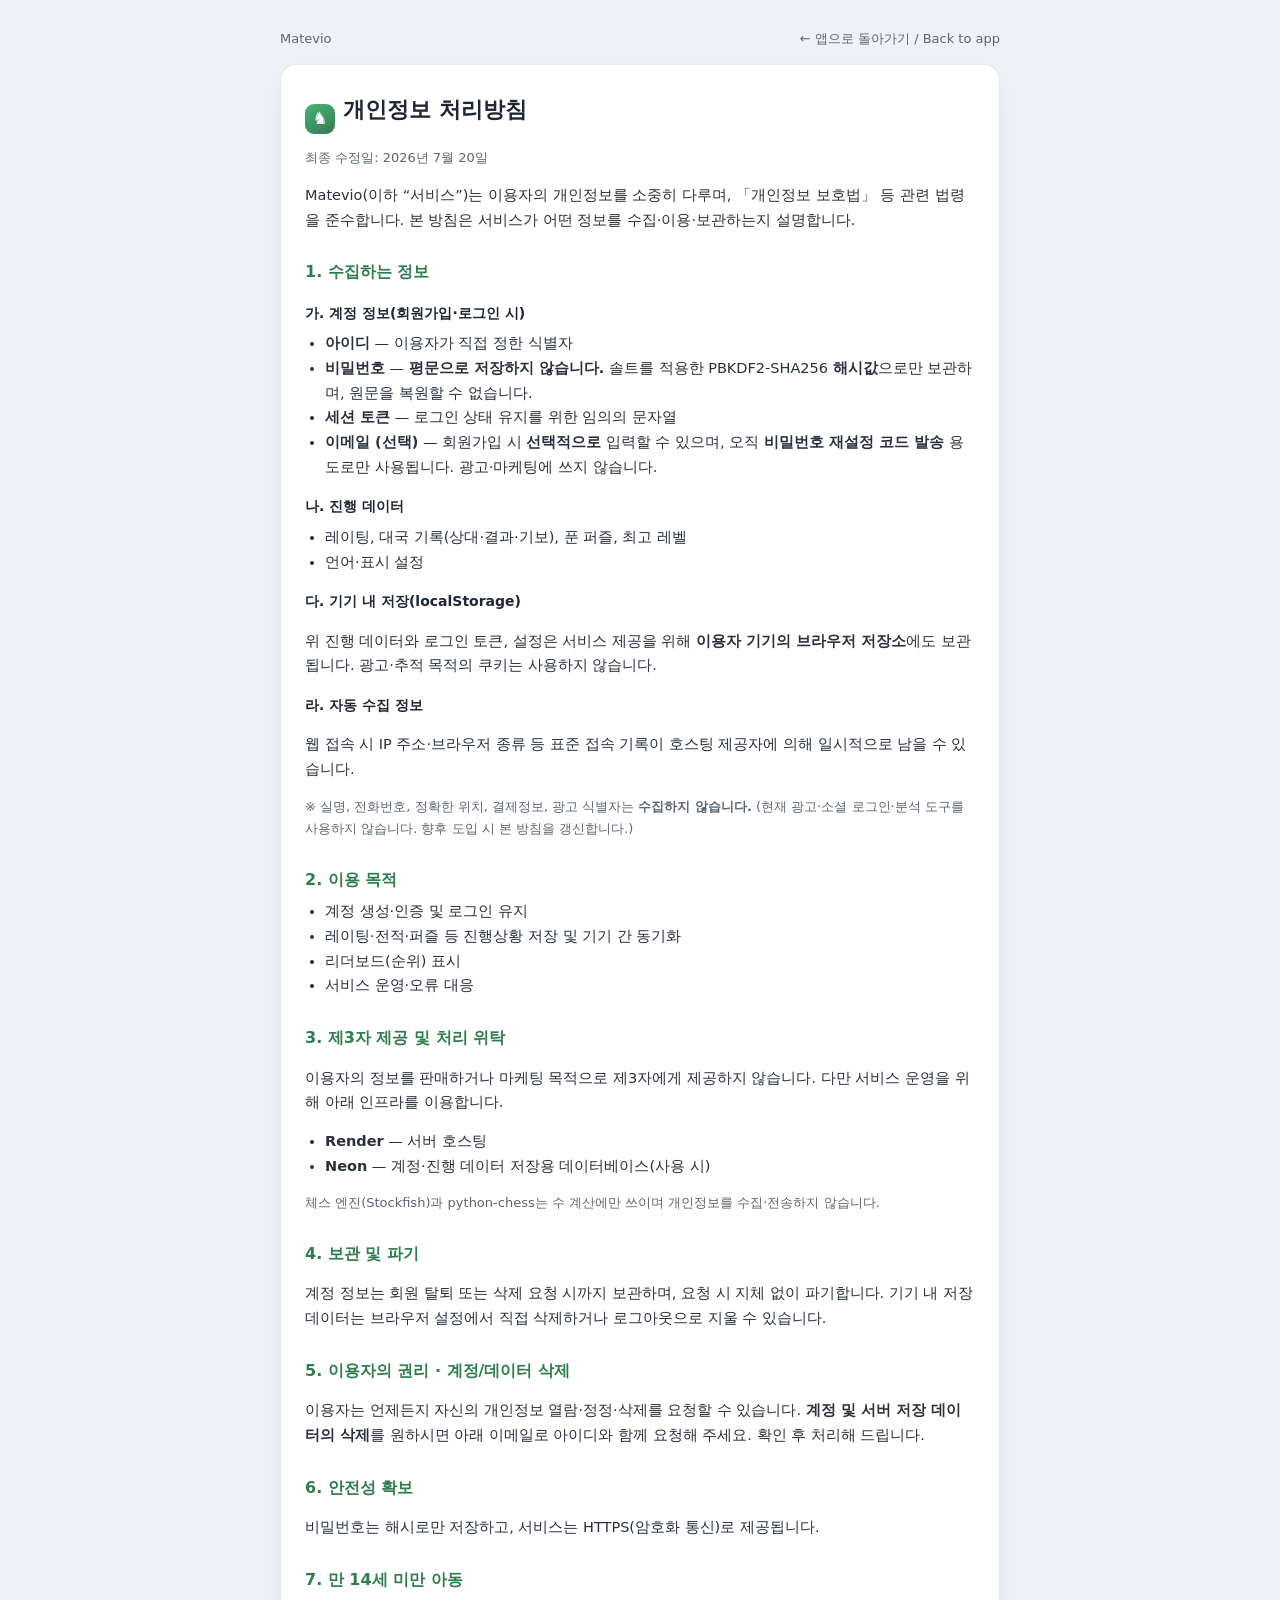
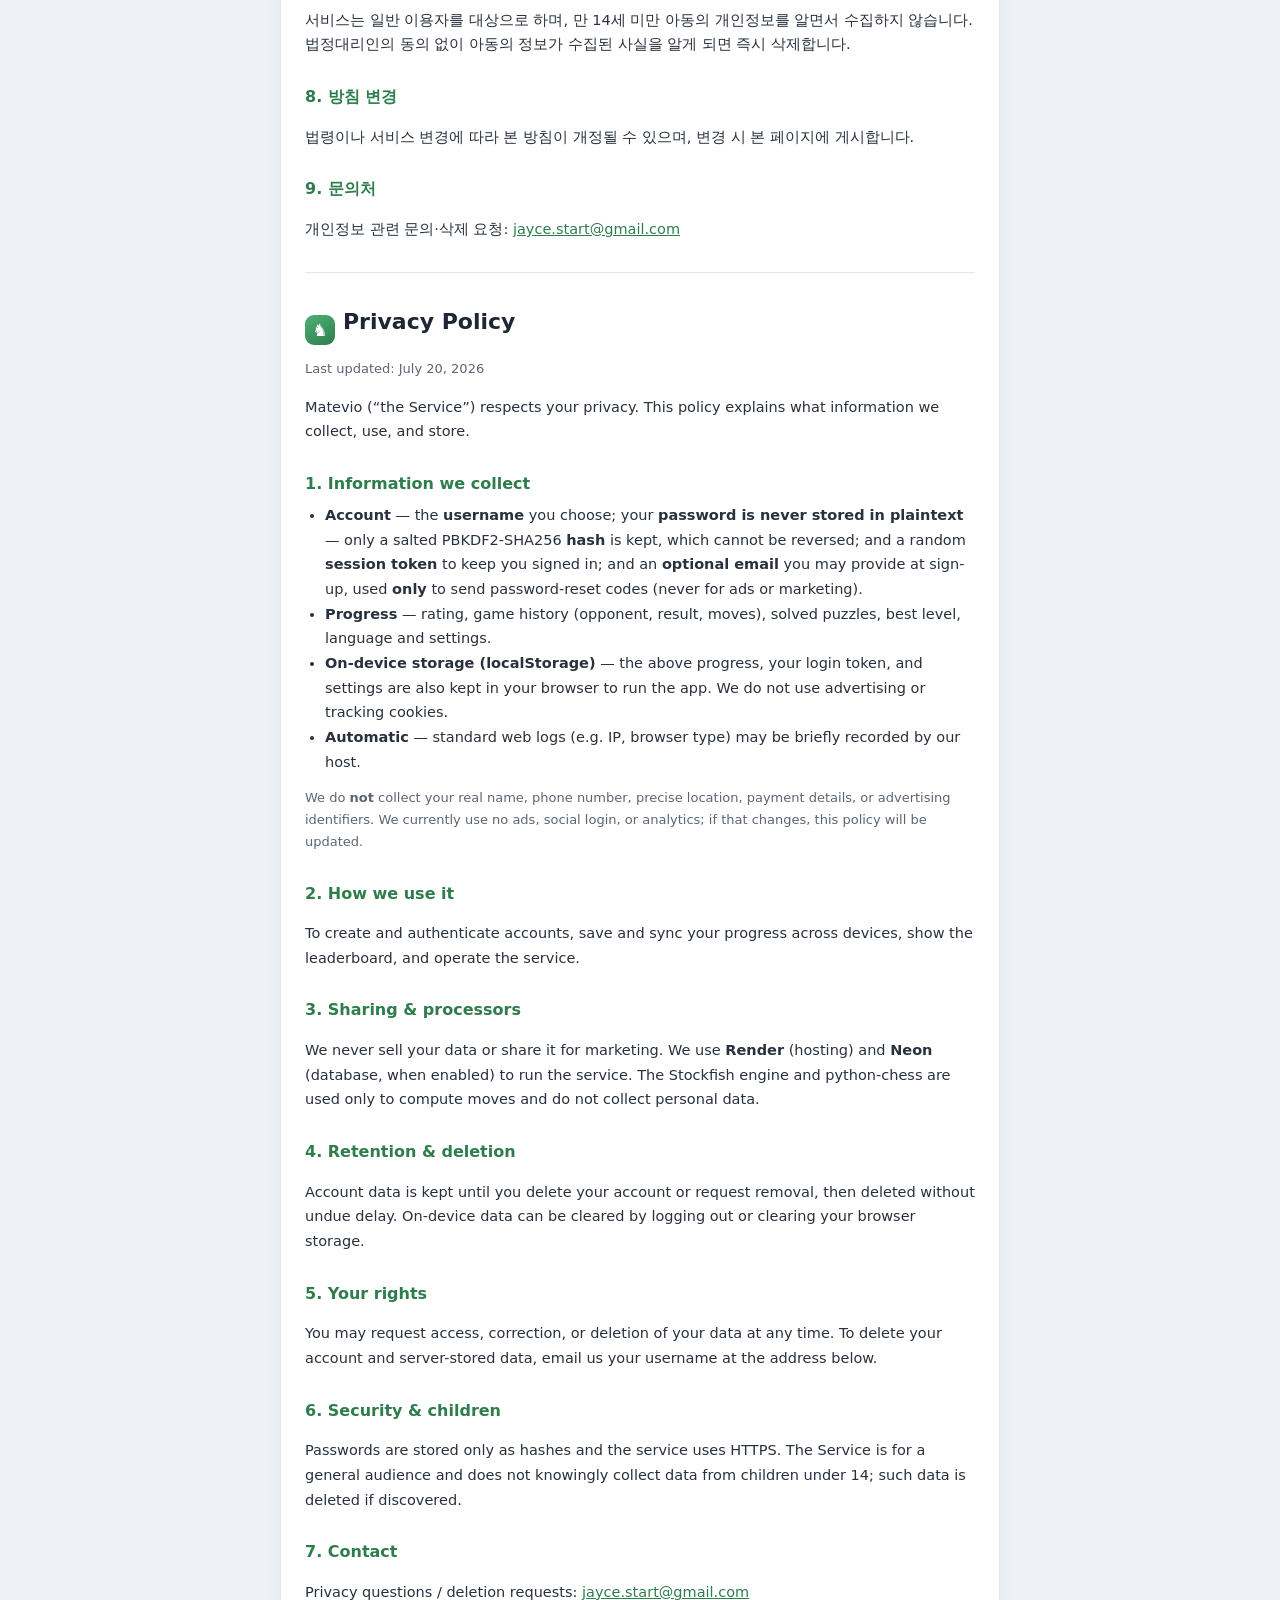
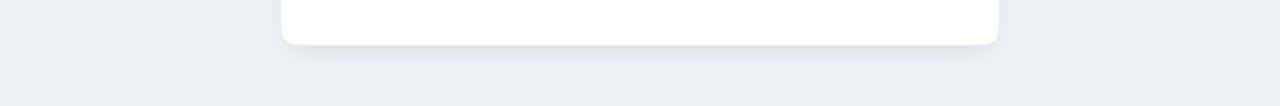
<file: webapp/static/privacy.html>
<!DOCTYPE html>
<html lang="ko">
<head>
<meta charset="utf-8">
<meta name="viewport" content="width=device-width, initial-scale=1">
<title>개인정보 처리방침 · Privacy Policy — Matevio</title>
<style>
  :root{ --accent:#2f7d4d; --ink:#1e2733; --muted:#5c6673; --line:rgba(17,24,39,.1); }
  *{ box-sizing:border-box; }
  body{ margin:0; background:#eef1f5; color:var(--ink); line-height:1.7;
    font-family:'Inter','Segoe UI',system-ui,-apple-system,sans-serif; }
  .wrap{ max-width:760px; margin:0 auto; padding:28px 20px 60px; }
  .card{ background:#fff; border:1px solid var(--line); border-radius:16px; padding:26px 24px;
    box-shadow:0 10px 30px -16px rgba(16,24,40,.18); }
  h1{ font-size:22px; margin:0 0 4px; }
  h1 .badge{ display:inline-grid; place-items:center; width:30px; height:30px; border-radius:9px;
    background:linear-gradient(150deg,#4bb277,var(--accent)); color:#fff; font-size:17px; vertical-align:-7px; margin-right:8px; }
  h2{ font-size:16px; margin:26px 0 6px; color:var(--accent); }
  h3{ font-size:14px; margin:16px 0 4px; }
  p, li{ font-size:14.5px; color:#28313d; }
  ul{ padding-left:20px; margin:6px 0; }
  .muted{ color:var(--muted); font-size:13px; }
  .divider{ height:1px; background:var(--line); margin:30px 0; }
  a{ color:var(--accent); }
  code{ background:#eef1f6; padding:1px 6px; border-radius:6px; font-size:13px; }
  .top{ display:flex; justify-content:space-between; align-items:center; flex-wrap:wrap; gap:8px; margin-bottom:14px; }
  .home{ font-size:13px; text-decoration:none; color:var(--muted); }
</style>
</head>
<body>
<div class="wrap">
  <div class="top"><span class="muted">Matevio</span><a class="home" href="/">← 앱으로 돌아가기 / Back to app</a></div>
  <div class="card">
    <h1><span class="badge">♞</span>개인정보 처리방침</h1>
    <p class="muted">최종 수정일: 2026년 7월 20일</p>

    <p>Matevio(이하 “서비스”)는 이용자의 개인정보를 소중히 다루며, 「개인정보 보호법」 등 관련 법령을 준수합니다. 본 방침은 서비스가 어떤 정보를 수집·이용·보관하는지 설명합니다.</p>

    <h2>1. 수집하는 정보</h2>
    <h3>가. 계정 정보(회원가입·로그인 시)</h3>
    <ul>
      <li><b>아이디</b> — 이용자가 직접 정한 식별자</li>
      <li><b>비밀번호</b> — <b>평문으로 저장하지 않습니다.</b> 솔트를 적용한 PBKDF2-SHA256 <b>해시값</b>으로만 보관하며, 원문을 복원할 수 없습니다.</li>
      <li><b>세션 토큰</b> — 로그인 상태 유지를 위한 임의의 문자열</li>
      <li><b>이메일 (선택)</b> — 회원가입 시 <b>선택적으로</b> 입력할 수 있으며, 오직 <b>비밀번호 재설정 코드 발송</b> 용도로만 사용됩니다. 광고·마케팅에 쓰지 않습니다.</li>
    </ul>
    <h3>나. 진행 데이터</h3>
    <ul>
      <li>레이팅, 대국 기록(상대·결과·기보), 푼 퍼즐, 최고 레벨</li>
      <li>언어·표시 설정</li>
    </ul>
    <h3>다. 기기 내 저장(localStorage)</h3>
    <p>위 진행 데이터와 로그인 토큰, 설정은 서비스 제공을 위해 <b>이용자 기기의 브라우저 저장소</b>에도 보관됩니다. 광고·추적 목적의 쿠키는 사용하지 않습니다.</p>
    <h3>라. 자동 수집 정보</h3>
    <p>웹 접속 시 IP 주소·브라우저 종류 등 표준 접속 기록이 호스팅 제공자에 의해 일시적으로 남을 수 있습니다.</p>
    <p class="muted">※ 실명, 전화번호, 정확한 위치, 결제정보, 광고 식별자는 <b>수집하지 않습니다.</b> (현재 광고·소셜 로그인·분석 도구를 사용하지 않습니다. 향후 도입 시 본 방침을 갱신합니다.)</p>

    <h2>2. 이용 목적</h2>
    <ul>
      <li>계정 생성·인증 및 로그인 유지</li>
      <li>레이팅·전적·퍼즐 등 진행상황 저장 및 기기 간 동기화</li>
      <li>리더보드(순위) 표시</li>
      <li>서비스 운영·오류 대응</li>
    </ul>

    <h2>3. 제3자 제공 및 처리 위탁</h2>
    <p>이용자의 정보를 판매하거나 마케팅 목적으로 제3자에게 제공하지 않습니다. 다만 서비스 운영을 위해 아래 인프라를 이용합니다.</p>
    <ul>
      <li><b>Render</b> — 서버 호스팅</li>
      <li><b>Neon</b> — 계정·진행 데이터 저장용 데이터베이스(사용 시)</li>
    </ul>
    <p class="muted">체스 엔진(Stockfish)과 python-chess는 수 계산에만 쓰이며 개인정보를 수집·전송하지 않습니다.</p>

    <h2>4. 보관 및 파기</h2>
    <p>계정 정보는 회원 탈퇴 또는 삭제 요청 시까지 보관하며, 요청 시 지체 없이 파기합니다. 기기 내 저장 데이터는 브라우저 설정에서 직접 삭제하거나 로그아웃으로 지울 수 있습니다.</p>

    <h2>5. 이용자의 권리 · 계정/데이터 삭제</h2>
    <p>이용자는 언제든지 자신의 개인정보 열람·정정·삭제를 요청할 수 있습니다. <b>계정 및 서버 저장 데이터의 삭제</b>를 원하시면 아래 이메일로 아이디와 함께 요청해 주세요. 확인 후 처리해 드립니다.</p>

    <h2>6. 안전성 확보</h2>
    <p>비밀번호는 해시로만 저장하고, 서비스는 HTTPS(암호화 통신)로 제공됩니다.</p>

    <h2>7. 만 14세 미만 아동</h2>
    <p>서비스는 일반 이용자를 대상으로 하며, 만 14세 미만 아동의 개인정보를 알면서 수집하지 않습니다. 법정대리인의 동의 없이 아동의 정보가 수집된 사실을 알게 되면 즉시 삭제합니다.</p>

    <h2>8. 방침 변경</h2>
    <p>법령이나 서비스 변경에 따라 본 방침이 개정될 수 있으며, 변경 시 본 페이지에 게시합니다.</p>

    <h2>9. 문의처</h2>
    <p>개인정보 관련 문의·삭제 요청: <a href="mailto:jayce.start@gmail.com">jayce.start@gmail.com</a></p>

    <div class="divider"></div>

    <h1><span class="badge">♞</span>Privacy Policy</h1>
    <p class="muted">Last updated: July 20, 2026</p>
    <p>Matevio (“the Service”) respects your privacy. This policy explains what information we collect, use, and store.</p>

    <h2>1. Information we collect</h2>
    <ul>
      <li><b>Account</b> — the <b>username</b> you choose; your <b>password is never stored in plaintext</b> — only a salted PBKDF2-SHA256 <b>hash</b> is kept, which cannot be reversed; and a random <b>session token</b> to keep you signed in; and an <b>optional email</b> you may provide at sign-up, used <b>only</b> to send password-reset codes (never for ads or marketing).</li>
      <li><b>Progress</b> — rating, game history (opponent, result, moves), solved puzzles, best level, language and settings.</li>
      <li><b>On-device storage (localStorage)</b> — the above progress, your login token, and settings are also kept in your browser to run the app. We do not use advertising or tracking cookies.</li>
      <li><b>Automatic</b> — standard web logs (e.g. IP, browser type) may be briefly recorded by our host.</li>
    </ul>
    <p class="muted">We do <b>not</b> collect your real name, phone number, precise location, payment details, or advertising identifiers. We currently use no ads, social login, or analytics; if that changes, this policy will be updated.</p>

    <h2>2. How we use it</h2>
    <p>To create and authenticate accounts, save and sync your progress across devices, show the leaderboard, and operate the service.</p>

    <h2>3. Sharing & processors</h2>
    <p>We never sell your data or share it for marketing. We use <b>Render</b> (hosting) and <b>Neon</b> (database, when enabled) to run the service. The Stockfish engine and python-chess are used only to compute moves and do not collect personal data.</p>

    <h2>4. Retention & deletion</h2>
    <p>Account data is kept until you delete your account or request removal, then deleted without undue delay. On-device data can be cleared by logging out or clearing your browser storage.</p>

    <h2>5. Your rights</h2>
    <p>You may request access, correction, or deletion of your data at any time. To delete your account and server-stored data, email us your username at the address below.</p>

    <h2>6. Security & children</h2>
    <p>Passwords are stored only as hashes and the service uses HTTPS. The Service is for a general audience and does not knowingly collect data from children under 14; such data is deleted if discovered.</p>

    <h2>7. Contact</h2>
    <p>Privacy questions / deletion requests: <a href="mailto:jayce.start@gmail.com">jayce.start@gmail.com</a></p>
  </div>
</div>
</body>
</html>
</file>
